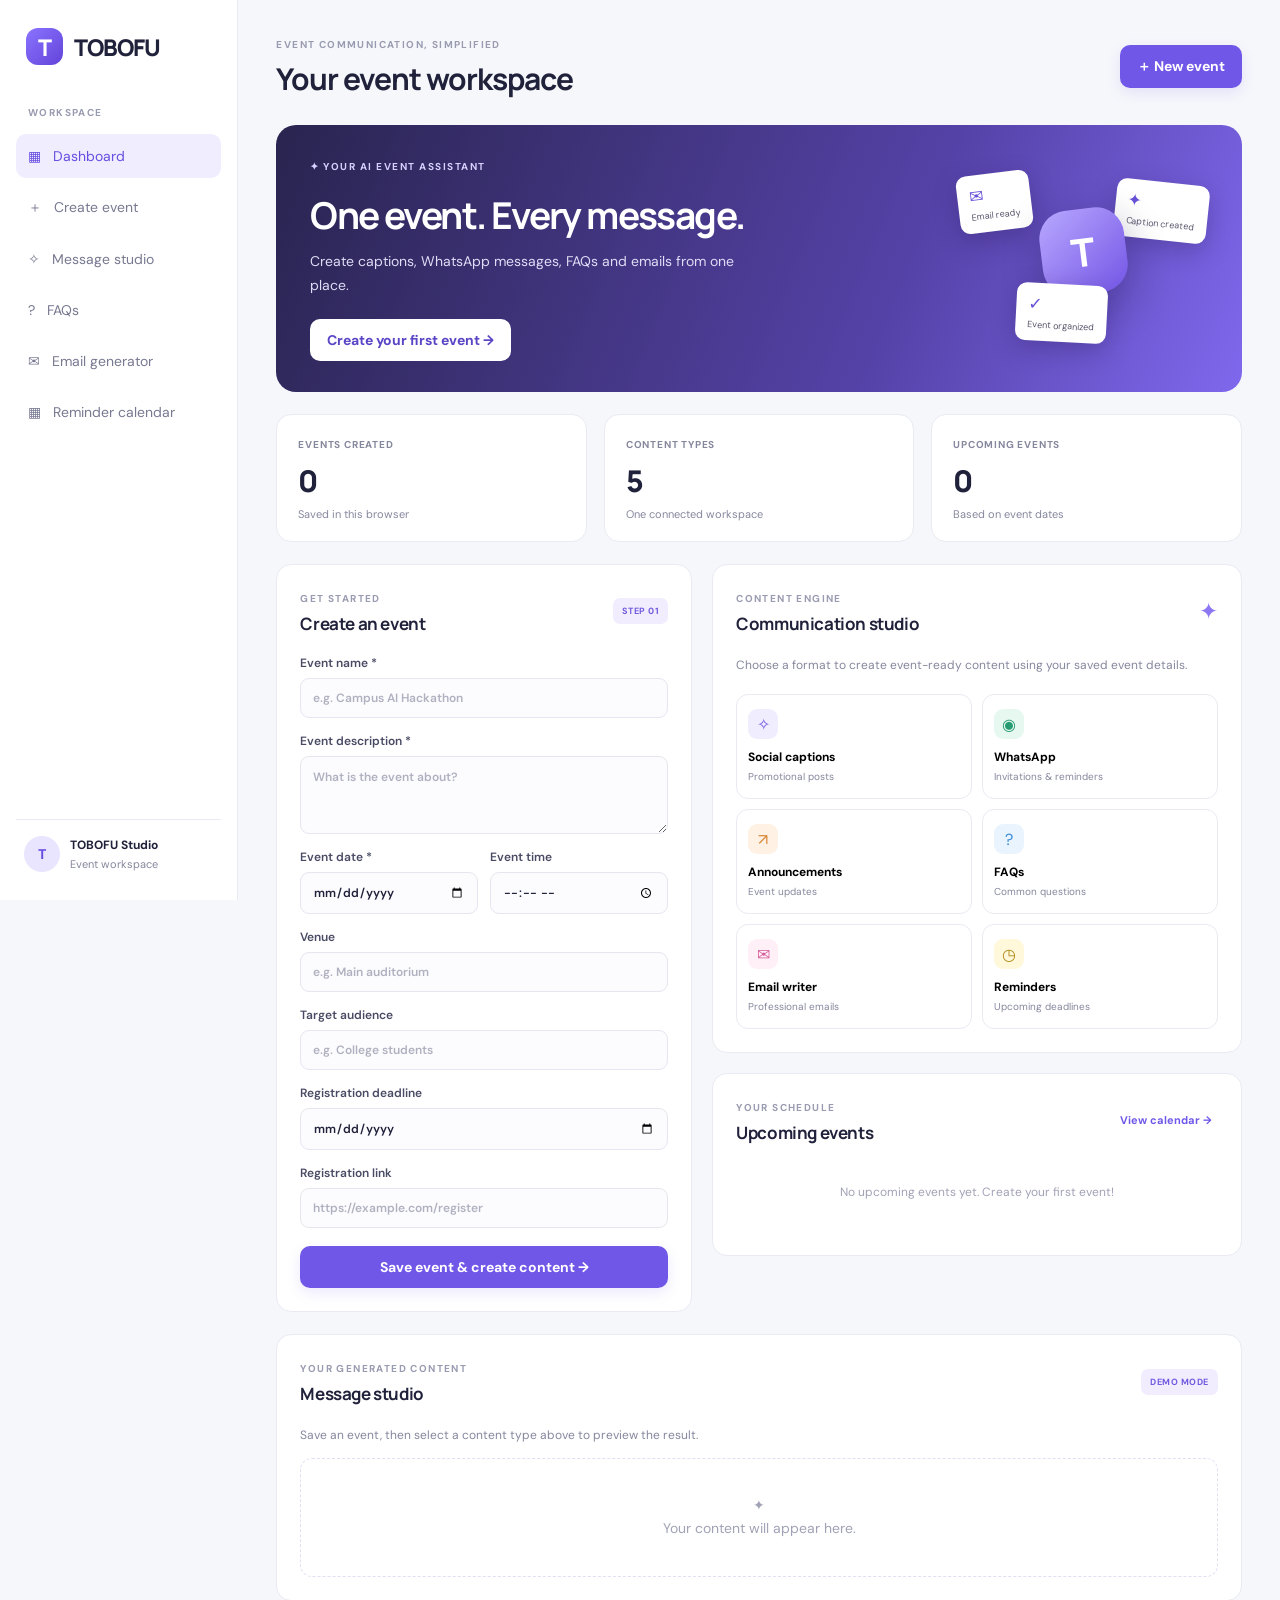
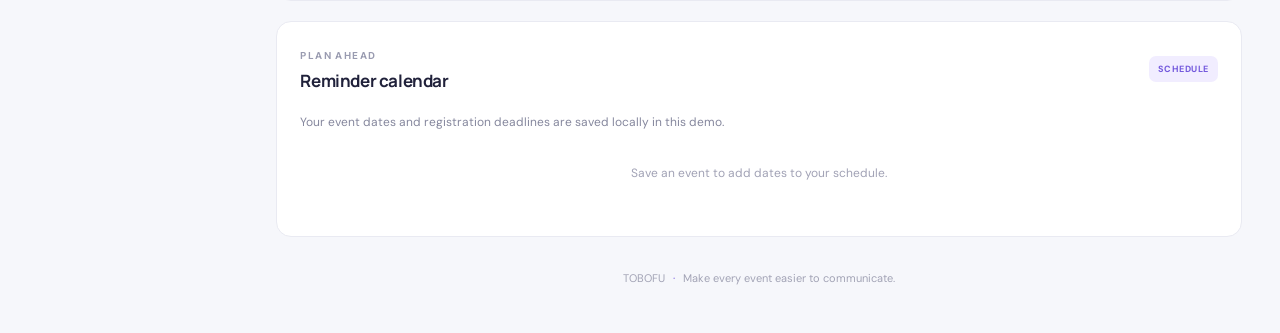
<file: index.html>
<!DOCTYPE html>
<html lang="en">
<head>
  <meta charset="UTF-8">
  <meta name="viewport" content="width=device-width, initial-scale=1.0">
  <title>TOBOFU | Event Communication Studio</title>
  <link rel="stylesheet" href="style.css">
</head>
<body>
  <aside class="sidebar">
    <a class="brand" href="#"><span class="brand-icon">T</span> TOBOFU</a>
    <p class="nav-label">WORKSPACE</p>
    <button class="nav active" data-page="dashboard">▦ &nbsp; Dashboard</button>
    <button class="nav" data-page="create">＋ &nbsp; Create event</button>
    <button class="nav" data-page="content">✧ &nbsp; Message studio</button>
    <button class="nav" data-page="faqs">? &nbsp; FAQs</button>
    <button class="nav" data-page="emails">✉ &nbsp; Email generator</button>
    <button class="nav" data-page="calendar">▦ &nbsp; Reminder calendar</button>
    <div class="sidebar-bottom">
      <div class="avatar">T</div>
      <div><strong>TOBOFU Studio</strong><small>Event workspace</small></div>
    </div>
  </aside>

  <main class="main">
    <header class="topbar">
      <div><span class="eyebrow">EVENT COMMUNICATION, SIMPLIFIED</span><h1 id="page-title">Your event workspace</h1></div>
      <button class="primary" id="new-event-btn">＋ New event</button>
    </header>

    <section class="hero">
      <div>
        <span class="hero-tag">✦ YOUR AI EVENT ASSISTANT</span>
        <h2>One event. Every message.</h2>
        <p>Create captions, WhatsApp messages, FAQs and emails from one place.</p>
        <button class="hero-button" id="hero-create">Create your first event →</button>
      </div>
      <div class="hero-art" aria-hidden="true">
        <div class="art-card art-one">✉ <span>Email ready</span></div>
        <div class="art-card art-two">✦ <span>Caption created</span></div>
        <div class="art-center">T</div>
        <div class="art-card art-three">✓ <span>Event organized</span></div>
      </div>
    </section>

    <section class="stats">
      <article class="stat-card"><span>EVENTS CREATED</span><strong id="event-count">0</strong><small>Saved in this browser</small></article>
      <article class="stat-card"><span>CONTENT TYPES</span><strong>5</strong><small>One connected workspace</small></article>
      <article class="stat-card"><span>UPCOMING EVENTS</span><strong id="upcoming-count">0</strong><small>Based on event dates</small></article>
    </section>

    <section class="workspace-grid">
      <article class="panel event-panel" id="event-panel">
        <div class="panel-heading"><div><span class="eyebrow">GET STARTED</span><h3>Create an event</h3></div><span class="step-pill">STEP 01</span></div>
        <form id="event-form">
          <label>Event name *<input id="event-name" required placeholder="e.g. Campus AI Hackathon"></label>
          <label>Event description *<textarea id="event-description" required rows="3" placeholder="What is the event about?"></textarea></label>
          <div class="two-col">
            <label>Event date *<input id="event-date" type="date" required></label>
            <label>Event time<input id="event-time" type="time"></label>
          </div>
          <label>Venue<input id="event-venue" placeholder="e.g. Main auditorium"></label>
          <label>Target audience<input id="event-audience" placeholder="e.g. College students"></label>
          <label>Registration deadline<input id="event-deadline" type="date"></label>
          <label>Registration link<input id="event-link" type="url" placeholder="https://example.com/register"></label>
          <button class="primary full" type="submit">Save event & create content →</button>
        </form>
      </article>

      <div class="right-column">
        <article class="panel">
          <div class="panel-heading"><div><span class="eyebrow">CONTENT ENGINE</span><h3>Communication studio</h3></div><span class="sparkle">✦</span></div>
          <p class="muted">Choose a format to create event-ready content using your saved event details.</p>
          <div class="tool-grid">
            <button class="tool" data-type="caption"><span class="tool-icon purple">✧</span><strong>Social captions</strong><small>Promotional posts</small></button>
            <button class="tool" data-type="whatsapp"><span class="tool-icon green">◉</span><strong>WhatsApp</strong><small>Invitations & reminders</small></button>
            <button class="tool" data-type="announcement"><span class="tool-icon orange">↗</span><strong>Announcements</strong><small>Event updates</small></button>
            <button class="tool" data-type="faq"><span class="tool-icon blue">?</span><strong>FAQs</strong><small>Common questions</small></button>
            <button class="tool" data-type="email"><span class="tool-icon pink">✉</span><strong>Email writer</strong><small>Professional emails</small></button>
            <button class="tool" data-type="reminder"><span class="tool-icon yellow">◷</span><strong>Reminders</strong><small>Upcoming deadlines</small></button>
          </div>
        </article>
        <article class="panel upcoming-panel">
          <div class="panel-heading"><div><span class="eyebrow">YOUR SCHEDULE</span><h3>Upcoming events</h3></div><button class="text-button" id="view-calendar">View calendar →</button></div>
          <div id="upcoming-list" class="upcoming-list"><p class="empty">Your saved events will appear here.</p></div>
        </article>
      </div>
    </section>

    <section class="panel results-panel" id="results-panel">
      <div class="panel-heading"><div><span class="eyebrow">YOUR GENERATED CONTENT</span><h3 id="result-title">Message studio</h3></div><span class="demo-tag">DEMO MODE</span></div>
      <p class="muted" id="result-description">Save an event, then select a content type above to preview the result.</p>
      <div id="results" class="results"><div class="empty large">✦<br> Your content will appear here.</div></div>
    </section>

    <section class="panel calendar-panel" id="calendar-panel">
      <div class="panel-heading"><div><span class="eyebrow">PLAN AHEAD</span><h3>Reminder calendar</h3></div><span class="step-pill">SCHEDULE</span></div>
      <p class="muted">Your event dates and registration deadlines are saved locally in this demo.</p>
      <div id="calendar-list" class="calendar-list"><p class="empty">Save an event to add dates to your schedule.</p></div>
    </section>

    <footer>TOBOFU <span>·</span> Make every event easier to communicate.</footer>
  </main>
  <div id="toast" class="toast" role="status"></div>
  <script src="script.js"></script>
</body>
</html>
</file>
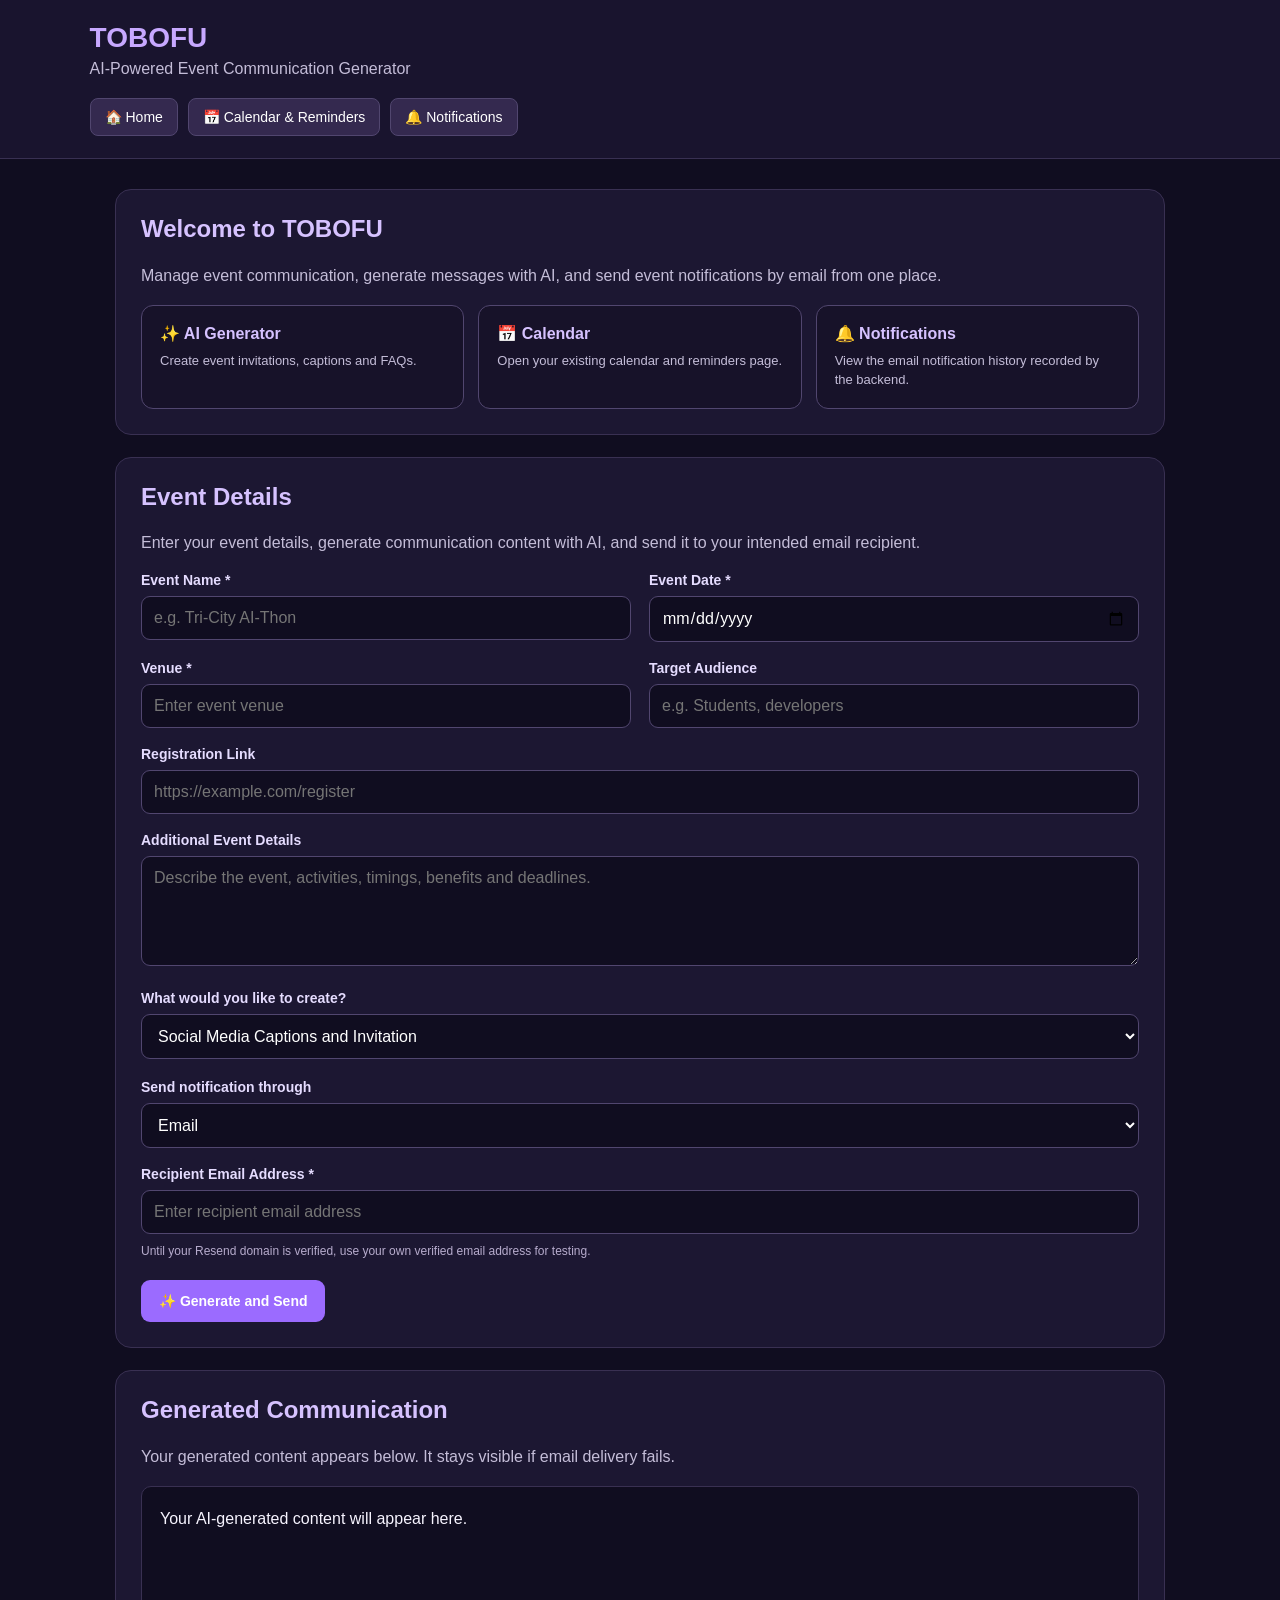
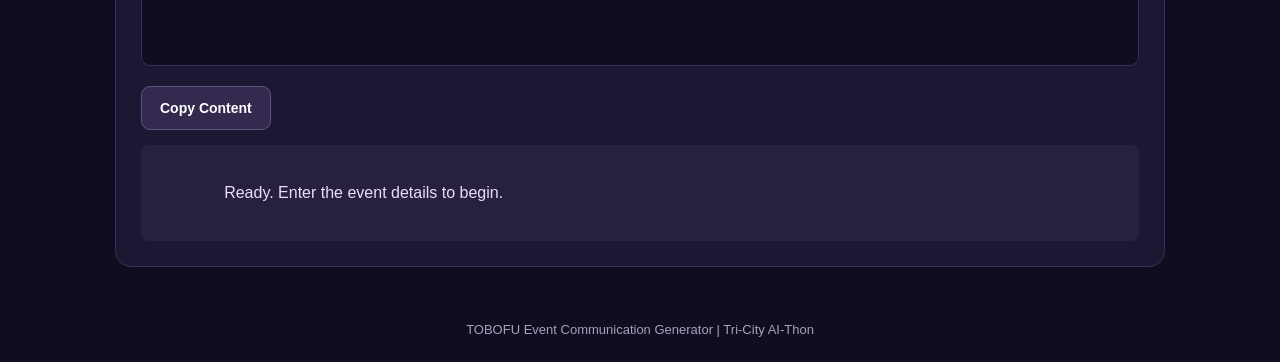
<file: templates/index.html>
<!DOCTYPE html>
<html lang="en">
<head>
    <meta charset="UTF-8">
    <meta name="viewport" content="width=device-width, initial-scale=1.0">
    <title>TOBOFU | Event Communication Generator</title>

    <style>
        * { box-sizing: border-box; }

        body {
            margin: 0;
            font-family: Arial, sans-serif;
            background: #100d20;
            color: #f7f4ff;
            min-height: 100vh;
        }

        header {
            padding: 22px 7%;
            background: #19142e;
            border-bottom: 1px solid #383052;
        }

        .header-top {
            display: flex;
            align-items: center;
            justify-content: space-between;
            flex-wrap: wrap;
            gap: 15px;
        }

        header h1 {
            margin: 0;
            color: #c7a8ff;
            font-size: 28px;
        }

        header p {
            margin: 6px 0 0;
            color: #c4bdd8;
        }

        nav {
            display: flex;
            gap: 10px;
            flex-wrap: wrap;
            margin-top: 20px;
        }

        nav a {
            color: white;
            text-decoration: none;
            background: #34294f;
            border: 1px solid #51466f;
            padding: 10px 14px;
            border-radius: 8px;
            font-size: 14px;
        }

        nav a:hover {
            background: #4a386e;
        }

        main {
            width: min(1050px, 92%);
            margin: 30px auto;
        }

        .card {
            background: #1c1732;
            border: 1px solid #393052;
            border-radius: 16px;
            padding: 25px;
            margin-bottom: 22px;
        }

        h2 {
            margin-top: 0;
            color: #d6c2ff;
        }

        .description {
            color: #c4bdd8;
            line-height: 1.6;
        }

        .form-grid {
            display: grid;
            grid-template-columns: repeat(2, minmax(0, 1fr));
            gap: 18px;
        }

        .field {
            display: flex;
            flex-direction: column;
            gap: 8px;
        }

        .full-width {
            grid-column: 1 / -1;
        }

        label {
            font-size: 14px;
            font-weight: bold;
            color: #e5dcff;
        }

        input, select, textarea {
            width: 100%;
            padding: 12px;
            border: 1px solid #51466f;
            border-radius: 9px;
            background: #100d20;
            color: #ffffff;
            font: inherit;
        }

        input:focus, select:focus, textarea:focus {
            outline: 2px solid #a879ff;
            border-color: #a879ff;
        }

        textarea {
            min-height: 110px;
            resize: vertical;
        }

        .hint {
            color: #b7accd;
            font-size: 12px;
            line-height: 1.5;
        }

        button {
            border: 0;
            border-radius: 9px;
            padding: 13px 18px;
            font-weight: bold;
            font-size: 14px;
            cursor: pointer;
            transition: 0.2s;
        }

        button:hover { opacity: 0.9; }

        button:disabled {
            opacity: 0.6;
            cursor: wait;
        }

        .primary {
            background: #9b6bff;
            color: #ffffff;
        }

        .secondary {
            background: #34294f;
            border: 1px solid #625080;
            color: #ffffff;
        }

        .button-row {
            display: flex;
            flex-wrap: wrap;
            gap: 10px;
            margin-top: 20px;
        }

        #aiResult {
            min-height: 180px;
            padding: 18px;
            background: #100d20;
            border: 1px solid #393052;
            border-radius: 10px;
            white-space: pre-wrap;
            overflow-wrap: anywhere;
            line-height: 1.7;
        }

        #statusMessage {
            margin-top: 15px;
            padding: 12px;
            border-radius: 8px;
            background: #28213d;
            color: #e7ddff;
            line-height: 1.5;
            white-space: pre-wrap;
        }

        .hidden { display: none !important; }

        .feature-grid {
            display: grid;
            grid-template-columns: repeat(3, minmax(0, 1fr));
            gap: 14px;
        }

        .feature-link {
            display: block;
            padding: 18px;
            border-radius: 12px;
            border: 1px solid #51466f;
            background: #171229;
            text-decoration: none;
            color: #f7f4ff;
        }

        .feature-link strong {
            display: block;
            color: #d6c2ff;
            margin-bottom: 8px;
        }

        .feature-link span {
            color: #c4bdd8;
            font-size: 13px;
            line-height: 1.5;
        }

        footer {
            text-align: center;
            padding: 25px;
            color: #a99fbe;
            font-size: 13px;
        }

        @media (max-width: 650px) {
            .form-grid, .feature-grid {
                grid-template-columns: 1fr;
            }

            .full-width { grid-column: auto; }

            .card { padding: 18px; }

            header h1 { font-size: 23px; }
        }
    </style>
</head>

<body>
    <header>
        <div class="header-top">
            <div>
                <h1>TOBOFU</h1>
                <p>AI-Powered Event Communication Generator</p>
            </div>
        </div>

        <nav aria-label="Main navigation">
            <a href="/">🏠 Home</a>
            <a href="/calendar">📅 Calendar &amp; Reminders</a>
            <a href="/notifications">🔔 Notifications</a>
        </nav>
    </header>

    <main>
        <section class="card">
            <h2>Welcome to TOBOFU</h2>
            <p class="description">
                Manage event communication, generate messages with AI,
                and send event notifications by email from one place.
            </p>

            <div class="feature-grid">
                <a class="feature-link" href="#eventForm">
                    <strong>✨ AI Generator</strong>
                    <span>Create event invitations, captions and FAQs.</span>
                </a>

                <a class="feature-link" href="/calendar">
                    <strong>📅 Calendar</strong>
                    <span>Open your existing calendar and reminders page.</span>
                </a>

                <a class="feature-link" href="/notifications">
                    <strong>🔔 Notifications</strong>
                    <span>View the email notification history recorded by the backend.</span>
                </a>
            </div>
        </section>

        <section class="card" id="eventFormSection">
            <h2>Event Details</h2>
            <p class="description">
                Enter your event details, generate communication content with AI,
                and send it to your intended email recipient.
            </p>

            <form id="eventForm">
                <div class="form-grid">
                    <div class="field">
                        <label for="eventName">Event Name *</label>
                        <input type="text" id="eventName"
                               placeholder="e.g. Tri-City AI-Thon" required>
                    </div>

                    <div class="field">
                        <label for="eventDate">Event Date *</label>
                        <input type="date" id="eventDate" required>
                    </div>

                    <div class="field">
                        <label for="venue">Venue *</label>
                        <input type="text" id="venue"
                               placeholder="Enter event venue" required>
                    </div>

                    <div class="field">
                        <label for="audience">Target Audience</label>
                        <input type="text" id="audience"
                               placeholder="e.g. Students, developers">
                    </div>

                    <div class="field full-width">
                        <label for="registration">Registration Link</label>
                        <input type="url" id="registration"
                               placeholder="https://example.com/register">
                    </div>

                    <div class="field full-width">
                        <label for="details">Additional Event Details</label>
                        <textarea id="details"
                            placeholder="Describe the event, activities, timings, benefits and deadlines."></textarea>
                    </div>
                </div>

                <div class="field" style="margin-top: 24px;">
                    <label for="generatorType">What would you like to create?</label>
                    <select id="generatorType">
                        <option value="captions">Social Media Captions and Invitation</option>
                        <option value="whatsapp">WhatsApp Announcement</option>
                        <option value="email">Professional Invitation Email</option>
                        <option value="faq">Frequently Asked Questions (FAQ)</option>
                    </select>
                </div>

                <div class="field" style="margin-top: 20px;">
                    <label for="deliveryChannel">Send notification through</label>
                    <select id="deliveryChannel">
                        <option value="email">Email</option>
                        <option value="whatsapp">WhatsApp (API setup required)</option>
                    </select>
                </div>

                <div id="emailRecipientGroup" class="field" style="margin-top: 18px;">
                    <label for="recipientEmail">Recipient Email Address *</label>
                    <input type="email" id="recipientEmail"
                           placeholder="Enter recipient email address">
                    <span class="hint">
                        Until your Resend domain is verified, use your own
                        verified email address for testing.
                    </span>
                </div>

                <div id="whatsappRecipientGroup"
                     class="field hidden" style="margin-top: 18px;">
                    <label for="recipientPhone">Recipient WhatsApp Number *</label>
                    <input type="tel" id="recipientPhone"
                           placeholder="e.g. +919876543210">
                    <span class="hint">
                        WhatsApp sending still requires official WhatsApp Business
                        Cloud API credentials and recipient consent.
                    </span>
                </div>

                <div class="button-row">
                    <button type="submit" class="primary" id="generateButton">
                        ✨ Generate and Send
                    </button>
                </div>
            </form>
        </section>

        <section class="card">
            <h2>Generated Communication</h2>
            <p class="description">
                Your generated content appears below. It stays visible if
                email delivery fails.
            </p>

            <div id="aiResult">Your AI-generated content will appear here.</div>

            <div class="button-row">
                <button type="button" class="secondary" id="copyButton">
                    Copy Content
                </button>
            </div>

            <div id="statusMessage" role="status" aria-live="polite">
                Ready. Enter the event details to begin.
            </div>
        </section>
    </main>

    <footer>
        TOBOFU Event Communication Generator | Tri-City AI-Thon
    </footer>

    <script>
        const eventForm = document.getElementById("eventForm");
        const generateButton = document.getElementById("generateButton");
        const copyButton = document.getElementById("copyButton");
        const aiResult = document.getElementById("aiResult");
        const statusMessage = document.getElementById("statusMessage");

        const deliveryChannel = document.getElementById("deliveryChannel");
        const emailRecipientGroup = document.getElementById("emailRecipientGroup");
        const whatsappRecipientGroup = document.getElementById("whatsappRecipientGroup");
        const recipientEmail = document.getElementById("recipientEmail");
        const recipientPhone = document.getElementById("recipientPhone");

        let generatedContent = "";

        function updateDeliveryFields() {
            const isEmail = deliveryChannel.value === "email";

            emailRecipientGroup.classList.toggle("hidden", !isEmail);
            whatsappRecipientGroup.classList.toggle("hidden", isEmail);

            recipientEmail.required = isEmail;
            recipientPhone.required = !isEmail;
        }

        deliveryChannel.addEventListener("change", updateDeliveryFields);
        updateDeliveryFields();

        function getEventDetails() {
            return {
                eventName: document.getElementById("eventName").value.trim(),
                eventDate: document.getElementById("eventDate").value,
                venue: document.getElementById("venue").value.trim(),
                audience: document.getElementById("audience").value.trim(),
                registration: document.getElementById("registration").value.trim(),
                details: document.getElementById("details").value.trim()
            };
        }

        async function readResponse(response) {
            let data;

            try {
                data = await response.json();
            } catch {
                throw new Error("The server returned an invalid response.");
            }

            if (!response.ok) {
                throw new Error(data.error || data.message || "The request failed.");
            }

            return data;
        }

        eventForm.addEventListener("submit", async function (event) {
            event.preventDefault();

            const eventDetails = getEventDetails();
            const channel = deliveryChannel.value;
            let type = document.getElementById("generatorType").value;

            if (!eventDetails.eventName ||
                !eventDetails.eventDate ||
                !eventDetails.venue) {
                statusMessage.textContent =
                    "Please fill in the event name, date and venue.";
                return;
            }

            if (channel === "email" && !recipientEmail.value.trim()) {
                statusMessage.textContent =
                    "Please enter the recipient email address.";
                recipientEmail.focus();
                return;
            }

            if (channel === "whatsapp") {
                statusMessage.textContent =
                    "WhatsApp sending is not connected yet. Your phone number has not been sent. " +
                    "We need to configure the official WhatsApp Business Cloud API first.";
                return;
            }

            // The current backend accepts captions, whatsapp, email and faq.
            if (type === "whatsapp") {
                type = "captions";
            }

            generateButton.disabled = true;
            copyButton.disabled = true;
            generateButton.textContent = "Generating and sending...";
            aiResult.textContent = "Please wait while AI creates your content...";
            statusMessage.textContent = "Step 1 of 2: Generating content with AI...";

            try {
                const generateResponse = await fetch("/generate", {
                    method: "POST",
                    headers: { "Content-Type": "application/json" },
                    body: JSON.stringify({
                        ...eventDetails,
                        type: type
                    })
                });

                const generatedData = await readResponse(generateResponse);

                generatedContent =
                    generatedData.result || generatedData.content || "";

                if (!generatedContent.trim()) {
                    throw new Error("AI did not return any content.");
                }

                aiResult.textContent = generatedContent;
                copyButton.disabled = false;

                statusMessage.textContent =
                    "Content generated. Step 2 of 2: Sending email...";

                const emailResponse = await fetch("/send-email", {
                    method: "POST",
                    headers: { "Content-Type": "application/json" },
                    body: JSON.stringify({
                        email: recipientEmail.value.trim(),
                        subject: "TOBOFU Event Notification: " + eventDetails.eventName,
                        content: generatedContent
                    })
                });

                const emailData = await readResponse(emailResponse);

                statusMessage.textContent =
                    "Content generated successfully. " +
                    (emailData.message ||
                     "Email request submitted. Check your inbox and Resend dashboard.");
            } catch (error) {
                statusMessage.textContent =
                    "Notice: " + error.message +
                    "\n\nIf the content was generated, it remains visible above. " +
                    "Check the Flask terminal for details.";
            } finally {
                generateButton.disabled = false;
                copyButton.disabled = false;
                generateButton.textContent = "✨ Generate and Send";
            }
        });

        copyButton.addEventListener("click", async function () {
            const content = generatedContent.trim();

            if (!content) {
                statusMessage.textContent =
                    "Generate some content before copying.";
                return;
            }

            try {
                await navigator.clipboard.writeText(content);
                statusMessage.textContent =
                    "Generated content copied to clipboard.";
            } catch {
                statusMessage.textContent =
                    "Copy was blocked by the browser. Select the content and press Ctrl+C.";
            }
        });
    </script>
</body>
</html>
</file>
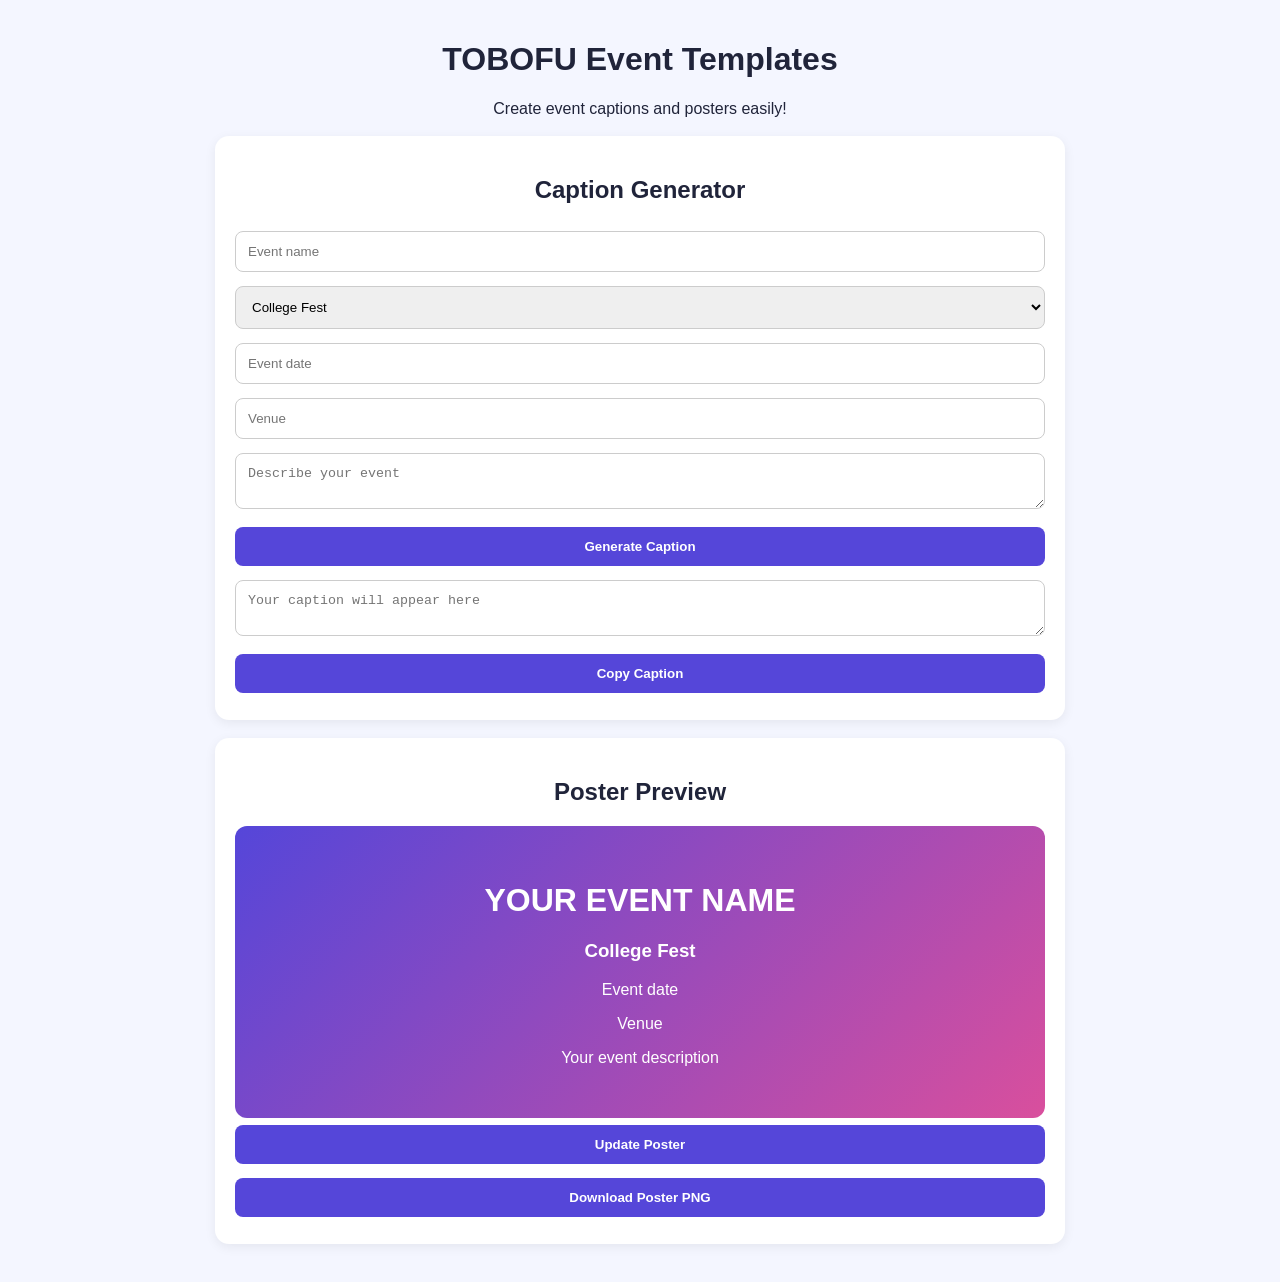
<file: event_templates.html>
<!DOCTYPE html>
<html lang="en">
<head>
<meta charset="UTF-8">
<meta name="viewport" content="width=device-width, initial-scale=1.0">
<title>TOBOFU Event Templates</title>
<style>
body {
  font-family: Arial, sans-serif;
  background: #f4f6ff;
  margin: 0;
  padding: 20px;
  color: #20243a;
}
h1, h2 { text-align: center; }
.container {
  max-width: 850px;
  margin: auto;
}
.card {
  background: white;
  padding: 20px;
  margin: 18px 0;
  border-radius: 14px;
  box-shadow: 0 3px 12px #0001;
}
input, textarea, select, button {
  width: 100%;
  box-sizing: border-box;
  padding: 12px;
  margin: 7px 0;
  border-radius: 8px;
  border: 1px solid #ccc;
}
button {
  background: #5546d9;
  color: white;
  border: 0;
  cursor: pointer;
  font-weight: bold;
}
#poster {
  background: linear-gradient(135deg, #5546d9, #d94f9d);
  color: white;
  text-align: center;
  padding: 35px 15px;
  border-radius: 12px;
  overflow-wrap: anywhere;
}
</style>
</head>
<body>
<div class="container">
<h1>TOBOFU Event Templates</h1>
<p style="text-align:center">Create event captions and posters easily!</p>

<div class="card">
<h2>Caption Generator</h2>
<input id="eventName" placeholder="Event name">
<select id="eventType">
<option>College Fest</option>
<option>Hackathon</option>
<option>Workshop</option>
<option>Seminar</option>
<option>Cultural Event</option>
</select>
<input id="eventDate" placeholder="Event date">
<input id="eventVenue" placeholder="Venue">
<textarea id="eventDetails" placeholder="Describe your event"></textarea>
<button onclick="makeCaption()">Generate Caption</button>
<textarea id="caption" placeholder="Your caption will appear here"></textarea>
<button onclick="copyCaption()">Copy Caption</button>
</div>

<div class="card">
<h2>Poster Preview</h2>
<div id="poster">
<h1 id="pName">YOUR EVENT NAME</h1>
<h3 id="pType">College Fest</h3>
<p id="pDate">Event date</p>
<p id="pVenue">Venue</p>
<p id="pDetails">Your event description</p>
</div>
<button onclick="updatePoster()">Update Poster</button>
<button onclick="downloadPoster()">Download Poster PNG</button>
</div>
</div>

<script>
function makeCaption() {
  const name = document.getElementById('eventName').value || 'Our Event';
  const type = document.getElementById('eventType').value;
  const date = document.getElementById('eventDate').value || 'coming soon';
  const venue = document.getElementById('eventVenue').value || 'venue to be announced';
  const details = document.getElementById('eventDetails').value;
  document.getElementById('caption').value =
    `🎉 Join us for ${name}!\\nCategory: ${type}\\n📅 Date: ${date}\\n📍 Venue: ${venue}\\n${details}\\nDon't miss it! #Event #TOBOFU`;
  updatePoster();
}
function copyCaption() {
  const box = document.getElementById('caption');
  if (!box.value) {
    alert('Please generate a caption first.');
    return;
  }
  navigator.clipboard.writeText(box.value)
    .then(() => alert('Caption copied!'))
    .catch(() => alert('Please select and copy the caption manually.'));
}
function updatePoster() {
  document.getElementById('pName').textContent =
    document.getElementById('eventName').value || 'YOUR EVENT NAME';
  document.getElementById('pType').textContent =
    document.getElementById('eventType').value;
  document.getElementById('pDate').textContent =
    document.getElementById('eventDate').value || 'Event date';
  document.getElementById('pVenue').textContent =
    document.getElementById('eventVenue').value || 'Venue';
  document.getElementById('pDetails').textContent =
    document.getElementById('eventDetails').value || 'Your event description';
}
function downloadPoster() {
  alert('Poster download feature needs an HTML-to-image library. We can add it in the next step.');
}
</script>
</body>
</html>
</file>
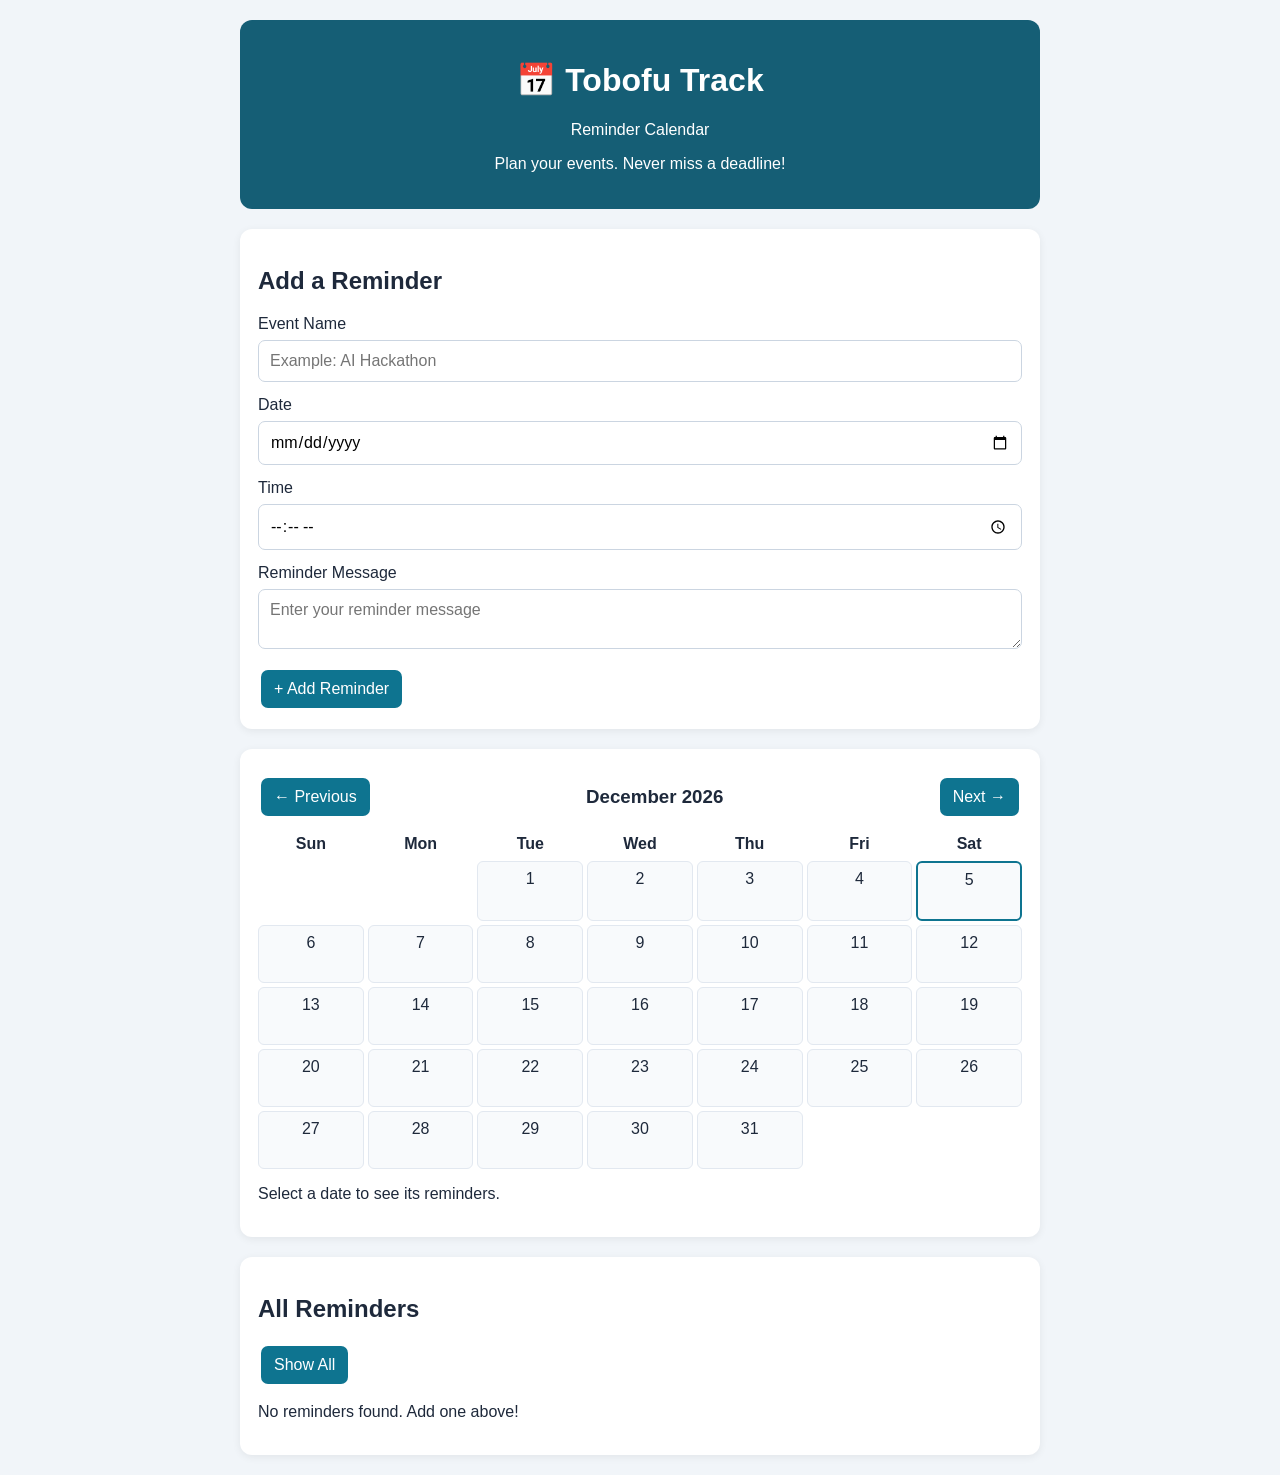
<file: reminder-calendar.html>
<!DOCTYPE html>
<html lang="en">
<head>
<meta charset="UTF-8">
<meta name="viewport" content="width=device-width, initial-scale=1.0">
<title>Tobofu Track - Reminder Calendar</title>

<style>
body {
  font-family: Arial, sans-serif;
  background: #f1f5f9;
  color: #1e293b;
  margin: 0;
  padding: 20px;
}

.container {
  max-width: 800px;
  margin: auto;
}

header {
  background: #155e75;
  color: white;
  padding: 20px;
  border-radius: 12px;
  text-align: center;
}

.card {
  background: white;
  padding: 18px;
  margin-top: 20px;
  border-radius: 12px;
  box-shadow: 0 2px 8px #0001;
}

input, textarea, button {
  font: inherit;
  box-sizing: border-box;
}

input, textarea {
  width: 100%;
  padding: 11px;
  margin: 7px 0 14px;
  border: 1px solid #cbd5e1;
  border-radius: 7px;
}

button {
  padding: 10px 13px;
  background: #0e7490;
  color: white;
  border: 0;
  border-radius: 7px;
  cursor: pointer;
  margin: 3px;
}

.days {
  display: grid;
  grid-template-columns: repeat(7, minmax(0, 1fr));
  gap: 4px;
}

.day, .weekday {
  text-align: center;
  padding: 8px 2px;
}

.day {
  background: #f8fafc;
  border: 1px solid #e2e8f0;
  border-radius: 6px;
  min-height: 40px;
  cursor: pointer;
  overflow-wrap: anywhere;
}

.day.today {
  border: 2px solid #0e7490;
}

.day.selected {
  background: #cffafe;
}

.dot {
  display: block;
  color: #0e7490;
  font-size: 11px;
}

.reminder {
  background: #ecfeff;
  border-left: 4px solid #0e7490;
  padding: 12px;
  margin-top: 10px;
  border-radius: 6px;
  overflow-wrap: anywhere;
}

.done {
  opacity: 0.6;
}

.done strong {
  text-decoration: line-through;
}

.delete {
  background: #b91c1c;
}

.complete {
  background: #15803d;
}

@media (max-width: 420px) {
  body { padding: 10px; }
  .card { padding: 10px; }
  .day, .weekday { font-size: 12px; }
}
</style>
</head>

<body>
<div class="container">

<header>
  <h1>📅 Tobofu Track</h1>
  <p>Reminder Calendar</p>
  <p>Plan your events. Never miss a deadline!</p>
</header>

<section class="card">
  <h2>Add a Reminder</h2>

  <form id="form">
    <label for="title">Event Name</label>
    <input id="title" required maxlength="100"
      placeholder="Example: AI Hackathon">

    <label for="date">Date</label>
    <input id="date" type="date" required>

    <label for="time">Time</label>
    <input id="time" type="time" required>

    <label for="message">Reminder Message</label>
    <textarea id="message" maxlength="500"
      placeholder="Enter your reminder message"></textarea>

    <button type="submit">+ Add Reminder</button>
  </form>
</section>

<section class="card">
  <div style="display:flex;justify-content:space-between;align-items:center;gap:5px">
    <button id="prev" type="button">← Previous</button>
    <h3 id="month"></h3>
    <button id="next" type="button">Next →</button>
  </div>

  <div class="days" id="weekdays"></div>
  <div class="days" id="calendar"></div>
  <p>Select a date to see its reminders.</p>
</section>

<section class="card">
  <h2 id="listTitle">All Reminders</h2>
  <button id="all" type="button">Show All</button>
  <div id="list"></div>
</section>

</div>

<script>
const $ = id => document.getElementById(id);
const KEY = "tobofu_calendar_reminders";

let reminders = [];
try {
  const saved = JSON.parse(localStorage.getItem(KEY) || "[]");
  if (Array.isArray(saved)) reminders = saved;
} catch (e) {
  reminders = [];
}

let view = new Date();
let selected = "";

function key(y, m, d) {
  return y + "-" + String(m + 1).padStart(2, "0") +
    "-" + String(d).padStart(2, "0");
}

function safe(value) {
  return String(value).replace(/[&<>"']/g, c => ({
    "&": "&amp;", "<": "&lt;", ">": "&gt;",
    '"': "&quot;", "'": "&#39;"
  })[c]);
}

function save() {
  try {
    localStorage.setItem(KEY, JSON.stringify(reminders));
  } catch (e) {
    alert("Unable to save reminders in this browser.");
  }
}

function drawCalendar() {
  const y = view.getFullYear();
  const m = view.getMonth();

  $("month").textContent = view.toLocaleDateString("en-IN", {
    month: "long", year: "numeric"
  });

  $("weekdays").innerHTML =
    ["Sun", "Mon", "Tue", "Wed", "Thu", "Fri", "Sat"]
    .map(d => `<div class="weekday"><b>${d}</b></div>`)
    .join("");

  const offset = new Date(y, m, 1).getDay();
  const total = new Date(y, m + 1, 0).getDate();

  const now = new Date();
  const today = key(now.getFullYear(), now.getMonth(), now.getDate());

  let html = "";

  for (let i = 0; i < offset; i++) {
    html += "<div></div>";
  }

  for (let d = 1; d <= total; d++) {
    const date = key(y, m, d);
    const count = reminders.filter(r => r.date === date).length;

    const cls = [
      "day",
      date === today ? "today" : "",
      date === selected ? "selected" : ""
    ].filter(Boolean).join(" ");

    html += `<div class="${cls}" data-date="${date}">
      ${d}
      ${count ? `<span class="dot">${count} reminder(s)</span>` : ""}
    </div>`;
  }

  $("calendar").innerHTML = html;

  document.querySelectorAll("[data-date]").forEach(cell => {
    cell.addEventListener("click", () => {
      selected = cell.dataset.date;
      $("date").value = selected;
      drawCalendar();
      drawList();
    });
  });
}

function drawList() {
  const items = reminders
    .filter(r => !selected || r.date === selected)
    .sort((a, b) => (a.date + a.time).localeCompare(b.date + b.time));

  $("listTitle").textContent =
    selected ? "Reminders for " + selected : "All Reminders";

  if (!items.length) {
    $("list").innerHTML = "<p>No reminders found. Add one above!</p>";
    return;
  }

  $("list").innerHTML = items.map(r => `
    <div class="reminder ${r.done ? "done" : ""}">
      <strong>${safe(r.title)}</strong>
      <p>📅 ${safe(r.date)} | ⏰ ${safe(r.time)}</p>
      ${r.message ? `<p>${safe(r.message)}</p>` : ""}
      <button class="complete" data-action="toggle"
        data-id="${safe(r.id)}">
        ${r.done ? "Undo" : "Mark Complete"}
      </button>
      <button class="delete" data-action="delete"
        data-id="${safe(r.id)}">Delete</button>
    </div>
  `).join("");

  $("list").querySelectorAll("button").forEach(btn => {
    btn.addEventListener("click", () => {
      const id = btn.dataset.id;

      if (btn.dataset.action === "toggle") {
        reminders = reminders.map(r =>
          r.id === id ? {...r, done: !r.done} : r
        );
      } else {
        reminders = reminders.filter(r => r.id !== id);
      }

      save();
      drawCalendar();
      drawList();
    });
  });
}

$("form").addEventListener("submit", e => {
  e.preventDefault();

  const title = $("title").value.trim();
  const date = $("date").value;
  const time = $("time").value;

  if (!title || !date || !time) {
    alert("Please enter the event name, date and time.");
    return;
  }

  reminders.push({
    id: Date.now().toString() + Math.random().toString(36).slice(2),
    title,
    date,
    time,
    message: $("message").value.trim(),
    done: false
  });

  save();
  selected = date;
  view = new Date(date + "T12:00:00");
  $("form").reset();
  $("date").value = date;

  drawCalendar();
  drawList();
  alert("Reminder added successfully!");
});

$("prev").addEventListener("click", () => {
  view.setDate(1);
  view.setMonth(view.getMonth() - 1);
  drawCalendar();
});

$("next").addEventListener("click", () => {
  view.setDate(1);
  view.setMonth(view.getMonth() + 1);
  drawCalendar();
});

$("all").addEventListener("click", () => {
  selected = "";
  drawCalendar();
  drawList();
});

drawCalendar();
drawList();
</script>
</body>
</html>
</file>
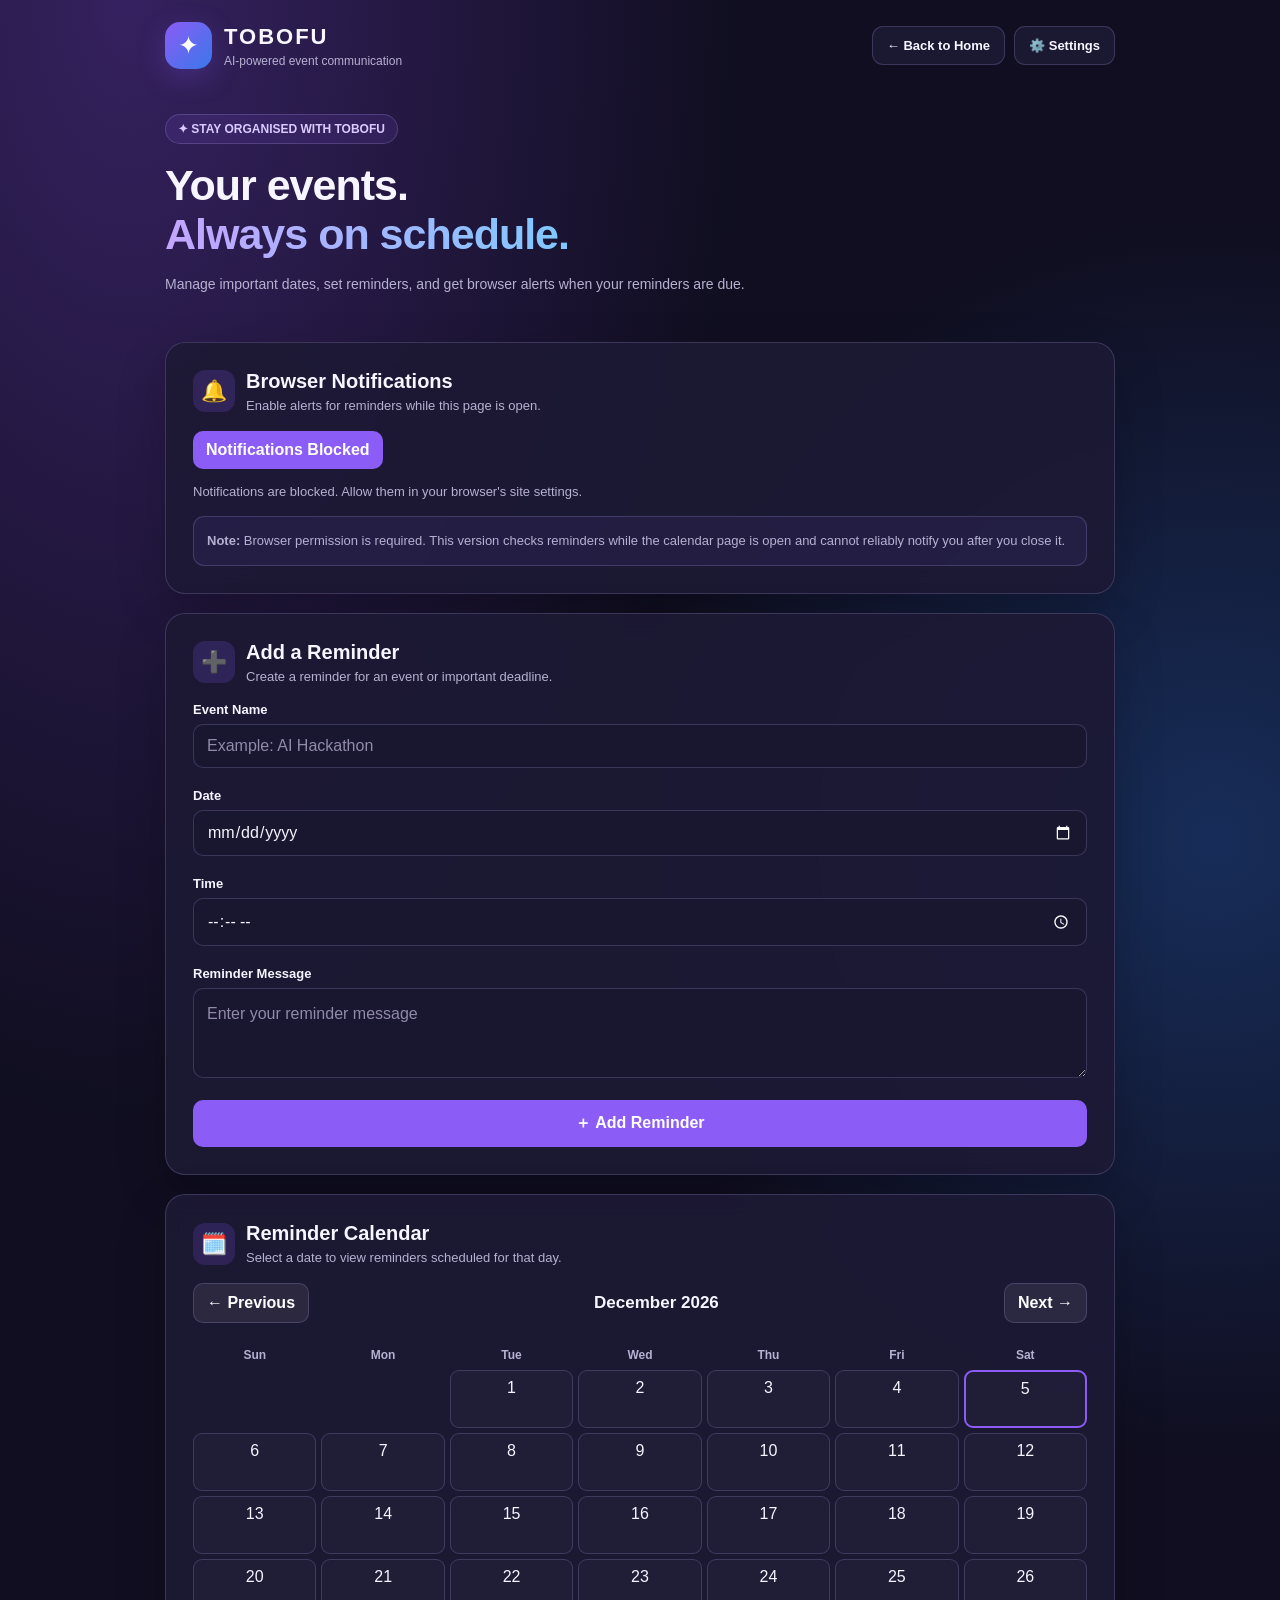
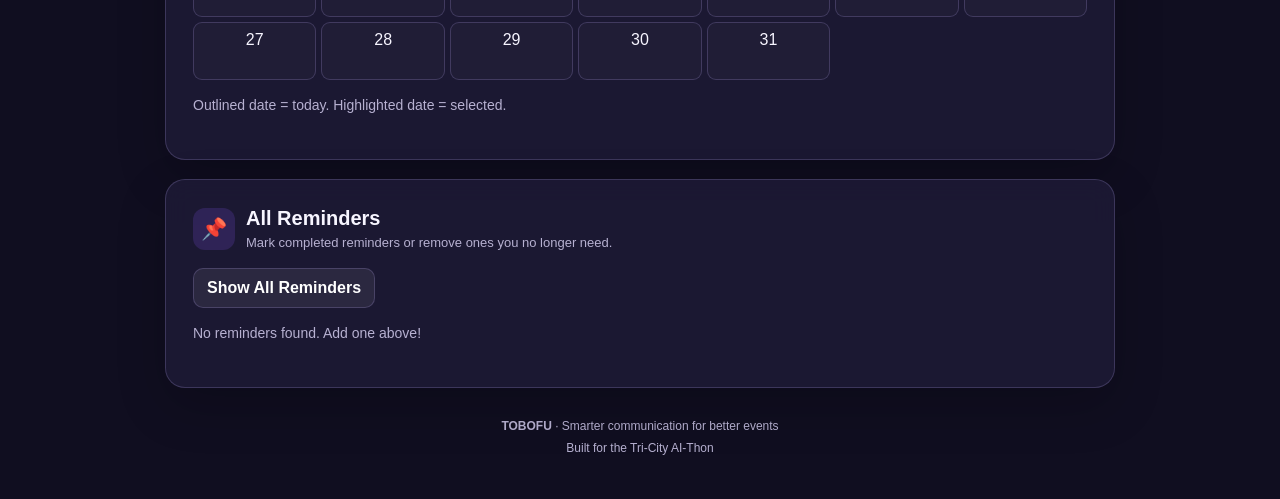
<file: templates/reminder-calendar.html>
<!DOCTYPE html>
<html lang="en">
<head>
<meta charset="UTF-8">
<meta name="viewport" content="width=device-width, initial-scale=1.0">
<meta name="theme-color" content="#17132f">
<title>TOBOFU | Reminder Calendar</title>

<style>
:root {
  --accent: #8b5cf6;
  --accent-dark: #6d3ee8;
  --bg: #100e20;
  --panel: rgba(29,25,53,.92);
  --field: #191630;
  --text: #f7f5ff;
  --muted: #b7b1d1;
  --border: rgba(193,178,255,.2);
  --shadow: 0 18px 50px rgba(0,0,0,.2);
}

* { box-sizing: border-box; }

body {
  margin: 0;
  padding: 22px 15px 40px;
  min-height: 100vh;
  font-family: Inter, "Segoe UI", Arial, sans-serif;
  color: var(--text);
  background:
    radial-gradient(ellipse at 10% 0%, #35215f 0%, transparent 38%),
    radial-gradient(ellipse at 95% 40%, #172d59 0%, transparent 35%),
    var(--bg);
}

button, input, textarea { font: inherit; }

.page { max-width: 950px; margin: auto; }

.topbar {
  display: flex;
  justify-content: space-between;
  align-items: center;
  gap: 14px;
  flex-wrap: wrap;
  margin-bottom: 27px;
}

.brand { display: flex; align-items: center; gap: 12px; }

.logo {
  width: 47px;
  height: 47px;
  display: grid;
  place-items: center;
  border-radius: 15px;
  background: linear-gradient(135deg, var(--accent), #3978e9);
  color: white;
  font-size: 25px;
  box-shadow: 0 8px 28px rgba(139,92,246,.25);
}

.brand-name { font-size: 22px; font-weight: 850; letter-spacing: 2px; }
.brand-tagline { color: var(--muted); font-size: 12px; margin-top: 4px; }

.top-actions { display: flex; flex-wrap: wrap; gap: 9px; }

.nav-link, .settings-button {
  display: inline-block;
  padding: 11px 14px;
  color: var(--text);
  background: var(--panel);
  border: 1px solid var(--border);
  border-radius: 11px;
  text-decoration: none;
  font-size: 13px;
  font-weight: 700;
  cursor: pointer;
}

.nav-link:hover, .settings-button:hover { border-color: var(--accent); }

.hero { padding: 18px 0 12px; }

.eyebrow {
  display: inline-block;
  padding: 7px 12px;
  border: 1px solid var(--border);
  border-radius: 25px;
  color: #d9caff;
  background: rgba(139,92,246,.12);
  font-size: 12px;
  font-weight: 700;
}

h1 {
  margin: 17px 0 10px;
  font-size: clamp(30px, 5vw, 43px);
  letter-spacing: -1px;
}

.gradient-text {
  color: #c5a8ff;
  background: linear-gradient(90deg, #c4a5ff, #80c8ff);
  -webkit-background-clip: text;
  background-clip: text;
  -webkit-text-fill-color: transparent;
}

.description, .muted {
  color: var(--muted);
  line-height: 1.7;
  font-size: 14px;
}

.card {
  margin-top: 19px;
  padding: clamp(17px, 4vw, 27px);
  border: 1px solid var(--border);
  border-radius: 20px;
  background: var(--panel);
  box-shadow: var(--shadow);
  backdrop-filter: blur(12px);
}

.card h2 { margin-top: 0; font-size: 20px; }

.heading {
  display: flex;
  align-items: center;
  gap: 11px;
  margin-bottom: 18px;
}

.heading-icon {
  width: 42px;
  height: 42px;
  display: grid;
  place-items: center;
  border-radius: 12px;
  background: rgba(139,92,246,.18);
  font-size: 21px;
  flex-shrink: 0;
}

.heading h2 { margin: 0; }
.heading p { margin: 5px 0 0; color: var(--muted); font-size: 13px; }

label { display: block; margin: 15px 0 7px; font-weight: 700; font-size: 13px; }

input, textarea {
  width: 100%;
  padding: 12px 13px;
  margin-bottom: 5px;
  border: 1px solid var(--border);
  border-radius: 10px;
  background: var(--field);
  color: var(--text);
  outline: none;
}

input:focus, textarea:focus {
  border-color: var(--accent);
  box-shadow: 0 0 0 3px rgba(139,92,246,.15);
}

input::placeholder, textarea::placeholder { color: #918aa9; }
input[type="date"], input[type="time"] { color-scheme: dark; }

textarea { min-height: 90px; resize: vertical; line-height: 1.6; }

button {
  padding: 10px 13px;
  border: 0;
  border-radius: 10px;
  background: linear-gradient(100deg, var(--accent-dark), var(--accent));
  color: white;
  font-weight: 700;
  cursor: pointer;
  transition: filter .2s, transform .2s;
}

button:hover { filter: brightness(1.12); }
button:active { transform: scale(.98); }
button:disabled { opacity: .6; cursor: not-allowed; }

.button-wide { width: 100%; margin-top: 13px; padding: 13px; }
.button-secondary { background: rgba(255,255,255,.07); border: 1px solid var(--border); }
.delete { background: #b91c1c; }
.complete { background: #087f5b; }

.status {
  color: var(--muted);
  font-size: 13px;
  line-height: 1.6;
  overflow-wrap: anywhere;
}

.notice {
  padding: 13px;
  border-radius: 11px;
  border: 1px solid var(--border);
  background: rgba(139,92,246,.08);
  color: var(--muted);
  font-size: 13px;
  line-height: 1.7;
  overflow-wrap: anywhere;
}

.settings-panel {
  padding: 18px;
  margin-bottom: 18px;
  border: 1px solid var(--border);
  border-radius: 16px;
  background: var(--panel);
}

.settings-grid {
  display: grid;
  grid-template-columns: 1fr 1fr;
  gap: 12px;
}

input[type="color"] { height: 43px; padding: 4px; cursor: pointer; }

.calendar-nav {
  display: grid;
  grid-template-columns: auto 1fr auto;
  align-items: center;
  gap: 10px;
  margin-bottom: 17px;
}

.calendar-nav h3 { text-align: center; margin: 0; font-size: 17px; }

.days {
  display: grid;
  grid-template-columns: repeat(7, minmax(0, 1fr));
  gap: 5px;
}

.weekday { text-align: center; padding: 8px 1px; color: var(--muted); font-size: 12px; }

.day {
  min-width: 0;
  min-height: 58px;
  padding: 8px 2px;
  text-align: center;
  overflow-wrap: anywhere;
  border: 1px solid var(--border);
  border-radius: 9px;
  background: rgba(255,255,255,.025);
  cursor: pointer;
  color: var(--text);
}

.day:hover { border-color: var(--accent); }
.day.today { border: 2px solid var(--accent); }
.day.selected { background: rgba(139,92,246,.24); }
.day.empty { border-color: transparent; background: transparent; cursor: default; }

.dot { display: block; margin-top: 5px; color: #c4a5ff; font-size: 10px; }

.reminder {
  padding: 14px;
  margin-top: 12px;
  border: 1px solid var(--border);
  border-left: 4px solid var(--accent);
  border-radius: 12px;
  background: rgba(139,92,246,.07);
  overflow-wrap: anywhere;
}

.reminder strong { font-size: 15px; }
.reminder p { color: var(--muted); font-size: 13px; line-height: 1.6; }

.done { opacity: .6; }
.done strong { text-decoration: line-through; }

.reminder button { margin: 4px 5px 0 0; font-size: 12px; }

.hidden { display: none !important; }

.footer { text-align: center; margin-top: 28px; color: var(--muted); font-size: 12px; line-height: 1.8; }

body.light {
  --bg: #f3f4fb;
  --panel: rgba(255,255,255,.94);
  --field: #fff;
  --text: #25203b;
  --muted: #68647c;
  --border: rgba(80,65,125,.17);
  --shadow: 0 18px 45px rgba(48,37,91,.08);
  background:
    radial-gradient(ellipse at 10% 0%, #e2d7ff 0%, transparent 38%),
    radial-gradient(ellipse at 95% 40%, #dbeafe 0%, transparent 35%),
    var(--bg);
}

body.light .eyebrow { color: #5e36a8; }
body.light input[type="date"], body.light input[type="time"] { color-scheme: light; }

@media (max-width: 560px) {
  body { padding: 14px 10px 28px; }
  .topbar { align-items: flex-start; }
  .top-actions { width: 100%; }
  .nav-link, .settings-button { flex: 1; text-align: center; }
  .settings-grid { grid-template-columns: 1fr; }
  .day { min-height: 45px; font-size: 12px; }
  .weekday { font-size: 11px; }
  .calendar-nav { gap: 5px; }
  .calendar-nav button { padding: 9px 7px; font-size: 12px; }
}
</style>
</head>

<body>
<div class="page">

<header class="topbar">
  <div class="brand">
    <div class="logo" aria-label="TOBOFU logo">✦</div>
    <div>
      <div class="brand-name">TOBOFU</div>
      <div class="brand-tagline">AI-powered event communication</div>
    </div>
  </div>
  <div class="top-actions">
    <a class="nav-link" href="/">← Back to Home</a>
    <button class="settings-button" id="settingsToggle" type="button"
      aria-expanded="false" aria-controls="settingsPanel">⚙️ Settings</button>
  </div>
</header>

<section id="settingsPanel" class="settings-panel hidden">
  <h2>⚙️ Personalise your workspace</h2>
  <p class="muted">Your theme and accent colour are saved in this browser.</p>
  <div class="settings-grid">
    <div>
      <label for="themeChoice">Appearance</label>
      <select id="themeChoice">
        <option value="dark">Midnight Dark</option>
        <option value="light">Light & Clean</option>
      </select>
    </div>
    <div>
      <label for="accentChoice">Accent colour</label>
      <input type="color" id="accentChoice" value="#8b5cf6">
    </div>
  </div>
  <button class="button-secondary button-wide" id="resetSettings" type="button">Reset Appearance</button>
</section>

<section class="hero">
  <span class="eyebrow">✦ STAY ORGANISED WITH TOBOFU</span>
  <h1>Your events.<br><span class="gradient-text">Always on schedule.</span></h1>
  <p class="description">Manage important dates, set reminders, and get browser alerts when your reminders are due.</p>
</section>

<section class="card">
  <div class="heading">
    <div class="heading-icon">🔔</div>
    <div>
      <h2>Browser Notifications</h2>
      <p>Enable alerts for reminders while this page is open.</p>
    </div>
  </div>
  <button id="enableNotifications" type="button">Enable Notifications</button>
  <p id="notificationStatus" class="status" aria-live="polite">Checking notification support...</p>
  <div class="notice">
    <strong>Note:</strong> Browser permission is required. This version checks reminders while the calendar page is open and cannot reliably notify you after you close it.
  </div>
</section>

<section class="card">
  <div class="heading">
    <div class="heading-icon">➕</div>
    <div>
      <h2>Add a Reminder</h2>
      <p>Create a reminder for an event or important deadline.</p>
    </div>
  </div>
  <form id="form">
    <label for="title">Event Name</label>
    <input id="title" required maxlength="100" placeholder="Example: AI Hackathon">

    <label for="date">Date</label>
    <input id="date" type="date" required>

    <label for="time">Time</label>
    <input id="time" type="time" required>

    <label for="message">Reminder Message</label>
    <textarea id="message" maxlength="500" placeholder="Enter your reminder message"></textarea>

    <button class="button-wide" type="submit">＋ Add Reminder</button>
  </form>
</section>

<section class="card">
  <div class="heading">
    <div class="heading-icon">🗓️</div>
    <div>
      <h2>Reminder Calendar</h2>
      <p>Select a date to view reminders scheduled for that day.</p>
    </div>
  </div>
  <div class="calendar-nav">
    <button id="prev" class="button-secondary" type="button">← Previous</button>
    <h3 id="month"></h3>
    <button id="next" class="button-secondary" type="button">Next →</button>
  </div>
  <div class="days" id="weekdays"></div>
  <div class="days" id="calendar"></div>
  <p class="muted">Outlined date = today. Highlighted date = selected.</p>
</section>

<section class="card">
  <div class="heading">
    <div class="heading-icon">📌</div>
    <div>
      <h2 id="listTitle">All Reminders</h2>
      <p>Mark completed reminders or remove ones you no longer need.</p>
    </div>
  </div>
  <button id="all" class="button-secondary" type="button">Show All Reminders</button>
  <div id="list" aria-live="polite"></div>
</section>

<footer class="footer">
  <strong>TOBOFU</strong> · Smarter communication for better events
  <br>Built for the Tri-City AI-Thon
</footer>
</div>

<script>
"use strict";

const $ = id => document.getElementById(id);
const KEY = "tobofu_calendar_reminders";
const SENT_KEY = "tobofu_calendar_notifications_sent";

let reminders = [];
try {
  const saved = JSON.parse(localStorage.getItem(KEY) || "[]");
  if (Array.isArray(saved)) reminders = saved;
} catch (error) {
  reminders = [];
}

let sentNotifications = new Set();
try {
  const savedSent = JSON.parse(localStorage.getItem(SENT_KEY) || "[]");
  if (Array.isArray(savedSent)) sentNotifications = new Set(savedSent);
} catch (error) {
  sentNotifications = new Set();
}

let view = new Date();
let selected = "";

function dateKey(y, m, d) {
  return y + "-" + String(m + 1).padStart(2, "0") +
    "-" + String(d).padStart(2, "0");
}

function safe(value) {
  return String(value).replace(/[&<>"']/g, c => ({
    "&": "&amp;", "<": "&lt;", ">": "&gt;",
    '"': "&quot;", "'": "&#39;"
  })[c]);
}

function save() {
  try {
    localStorage.setItem(KEY, JSON.stringify(reminders));
  } catch (error) {
    alert("Unable to save reminders in this browser.");
  }
}

function saveSentNotifications() {
  try {
    localStorage.setItem(SENT_KEY, JSON.stringify([...sentNotifications]));
  } catch (error) {
    console.error("Could not save notification history.", error);
  }
}

function updateNotificationStatus(message) {
  $("notificationStatus").textContent = message;
}

function updateNotificationUI() {
  if (!("Notification" in window)) {
    updateNotificationStatus("This browser does not support notifications.");
    $("enableNotifications").disabled = true;
    return;
  }

  if (Notification.permission === "granted") {
    updateNotificationStatus("Notifications are enabled. Keep this page open for reminder checks.");
    $("enableNotifications").textContent = "Notifications Enabled";
  } else if (Notification.permission === "denied") {
    updateNotificationStatus("Notifications are blocked. Allow them in your browser's site settings.");
    $("enableNotifications").textContent = "Notifications Blocked";
  } else {
    updateNotificationStatus("Notifications are not enabled yet. Click the button to allow them.");
    $("enableNotifications").textContent = "Enable Notifications";
  }
}

$("enableNotifications").addEventListener("click", async () => {
  if (!("Notification" in window)) {
    updateNotificationStatus("Your browser does not support notifications.");
    return;
  }

  if (Notification.permission === "granted") {
    updateNotificationStatus("Notifications are already enabled. Keep this page open.");
    checkReminders();
    return;
  }

  if (Notification.permission === "denied") {
    updateNotificationStatus("Permission is blocked. Open browser site settings and allow notifications.");
    return;
  }

  try {
    const permission = await Notification.requestPermission();
    updateNotificationUI();

    if (permission === "granted") {
      new Notification("TOBOFU Notifications Enabled", {
        body: "You'll receive reminder alerts while this calendar is open."
      });
      checkReminders();
    }
  } catch (error) {
    updateNotificationStatus("Could not request notification permission in this browser.");
  }
});

function drawCalendar() {
  const y = view.getFullYear();
  const m = view.getMonth();

  $("month").textContent = view.toLocaleDateString("en-IN", {
    month: "long", year: "numeric"
  });

  $("weekdays").innerHTML = ["Sun", "Mon", "Tue", "Wed", "Thu", "Fri", "Sat"]
    .map(d => `<div class="weekday"><b>${d}</b></div>`).join("");

  const offset = new Date(y, m, 1).getDay();
  const total = new Date(y, m + 1, 0).getDate();
  const now = new Date();
  const today = dateKey(now.getFullYear(), now.getMonth(), now.getDate());

  let html = "";
  for (let i = 0; i < offset; i++) html += '<div class="day empty"></div>';

  for (let d = 1; d <= total; d++) {
    const date = dateKey(y, m, d);
    const count = reminders.filter(r => r.date === date).length;
    const classes = [
      "day",
      date === today ? "today" : "",
      date === selected ? "selected" : ""
    ].filter(Boolean).join(" ");

    html += `<div class="${classes}" data-date="${date}">
      ${d}${count ? `<span class="dot">${count} reminder(s)</span>` : ""}
    </div>`;
  }

  $("calendar").innerHTML = html;

  document.querySelectorAll("[data-date]").forEach(cell => {
    cell.addEventListener("click", () => {
      selected = cell.dataset.date;
      $("date").value = selected;
      drawCalendar();
      drawList();
    });
  });
}

function drawList() {
  const items = reminders
    .filter(r => !selected || r.date === selected)
    .sort((a, b) => (a.date + a.time).localeCompare(b.date + b.time));

  $("listTitle").textContent = selected ? "Reminders for " + selected : "All Reminders";

  if (!items.length) {
    $("list").innerHTML = '<p class="muted">No reminders found. Add one above!</p>';
    return;
  }

  $("list").innerHTML = items.map(r => `
    <div class="reminder ${r.done ? "done" : ""}">
      <strong>${safe(r.title)}</strong>
      <p>📅 ${safe(r.date)} &nbsp; | &nbsp; ⏰ ${safe(r.time)}</p>
      ${r.message ? `<p>${safe(r.message)}</p>` : ""}
      <button class="complete" data-action="toggle" data-id="${safe(r.id)}">
        ${r.done ? "Undo Complete" : "✓ Mark Complete"}
      </button>
      <button class="delete" data-action="delete" data-id="${safe(r.id)}">Delete</button>
    </div>
  `).join("");

  $("list").querySelectorAll("button").forEach(btn => {
    btn.addEventListener("click", () => {
      const id = btn.dataset.id;

      if (btn.dataset.action === "toggle") {
        reminders = reminders.map(r => r.id === id ? {...r, done: !r.done} : r);
      } else {
        reminders = reminders.filter(r => r.id !== id);
      }

      save();
      drawCalendar();
      drawList();
    });
  });
}

function checkReminders() {
  if (!("Notification" in window) || Notification.permission !== "granted") return;

  const now = new Date();

  reminders.forEach(r => {
    if (r.done || !r.date || !r.time) return;

    const reminderTime = new Date(`${r.date}T${r.time}:00`);
    if (Number.isNaN(reminderTime.getTime()) || reminderTime > now) return;

    const notificationId = String(r.id);
    if (sentNotifications.has(notificationId)) return;

    try {
      const notification = new Notification("TOBOFU Reminder: " + r.title, {
        body: r.message || `Your event is scheduled for ${r.date} at ${r.time}.`,
        tag: "tobofu-" + notificationId
      });

      notification.onclick = () => {
        window.focus();
        notification.close();
      };

      sentNotifications.add(notificationId);
      saveSentNotifications();
    } catch (error) {
      console.error("Notification could not be shown.", error);
    }
  });
}

$("form").addEventListener("submit", e => {
  e.preventDefault();

  const title = $("title").value.trim();
  const date = $("date").value;
  const time = $("time").value;

  if (!title || !date || !time) {
    alert("Please enter the event name, date and time.");
    return;
  }

  const id = Date.now().toString() + Math.random().toString(36).slice(2);

  reminders.push({
    id,
    title,
    date,
    time,
    message: $("message").value.trim(),
    done: false
  });

  save();
  selected = date;
  view = new Date(date + "T12:00:00");
  $("form").reset();
  $("date").value = date;

  drawCalendar();
  drawList();
  checkReminders();
  alert("Reminder added successfully!");
});

$("prev").addEventListener("click", () => {
  view.setDate(1);
  view.setMonth(view.getMonth() - 1);
  drawCalendar();
});

$("next").addEventListener("click", () => {
  view.setDate(1);
  view.setMonth(view.getMonth() + 1);
  drawCalendar();
});

$("all").addEventListener("click", () => {
  selected = "";
  drawCalendar();
  drawList();
});

// Keep appearance settings consistent across both TOBOFU pages.
const settingsToggle = $("settingsToggle");
const settingsPanel = $("settingsPanel");
const themeChoice = $("themeChoice");
const accentChoice = $("accentChoice");

function applySettings(theme, accent) {
  document.body.classList.toggle("light", theme === "light");
  document.documentElement.style.setProperty("--accent", accent);
  document.documentElement.style.setProperty("--accent-dark", accent);
  themeChoice.value = theme;
  accentChoice.value = accent;

  try {
    localStorage.setItem("tobofu_theme", theme);
    localStorage.setItem("tobofu_accent", accent);
  } catch (error) {
    // The page remains usable without local storage.
  }
}

try {
  applySettings(
    localStorage.getItem("tobofu_theme") || "dark",
    localStorage.getItem("tobofu_accent") || "#8b5cf6"
  );
} catch (error) {
  applySettings("dark", "#8b5cf6");
}

settingsToggle.addEventListener("click", () => {
  const opening = settingsPanel.classList.contains("hidden");
  settingsPanel.classList.toggle("hidden", !opening);
  settingsToggle.setAttribute("aria-expanded", String(opening));
});

themeChoice.addEventListener("change", () => {
  applySettings(themeChoice.value, accentChoice.value);
});

accentChoice.addEventListener("input", () => {
  applySettings(themeChoice.value, accentChoice.value);
});

$("resetSettings").addEventListener("click", () => applySettings("dark", "#8b5cf6"));

drawCalendar();
drawList();
updateNotificationUI();
checkReminders();

// Reminder checks run only while this page is open.
setInterval(checkReminders, 15000);
document.addEventListener("visibilitychange", () => {
  if (!document.hidden) checkReminders();
});
</script>
</body>
</html>
</file>
<file: style.css>
@import url('https://fonts.googleapis.com/css2?family=DM+Sans:wght@400;500;600;700&family=Manrope:wght@400;500;600;700;800&display=swap');

:root {
  --bg: #f6f7fb;
  --ink: #20213a;
  --muted: #85879d;
  --purple: #7057e8;
  --border: #e9eaf2;
  --white: #fff;
}
* { box-sizing: border-box; }
body {
  margin: 0;
  background: var(--bg);
  color: var(--ink);
  font-family: 'DM Sans', sans-serif;
  font-size: 14px;
}
button, input, textarea { font: inherit; }
button { cursor: pointer; }
.sidebar {
  position: fixed; inset: 0 auto 0 0; width: 238px;
  background: #fff; border-right: 1px solid var(--border);
  padding: 28px 16px; display: flex; flex-direction: column; gap: 7px;
  z-index: 5;
}
.brand {
  display: flex; align-items: center; gap: 11px; padding: 0 10px 34px;
  font: 800 23px Manrope, sans-serif; letter-spacing: -1px;
  text-decoration: none; color: var(--ink);
}
.brand-icon {
  display: grid; place-items: center; width: 37px; height: 37px;
  border-radius: 12px; color: white; background: linear-gradient(135deg,#8b73ff,#6244d9);
}
.nav-label, .eyebrow {
  font-size: 10px; font-weight: 700; letter-spacing: 1.4px; color: #999bb0;
}
.nav-label { padding: 0 12px; margin: 0 0 8px; }
.nav {
  width: 100%; border: 0; border-radius: 10px; text-align: left;
  padding: 13px 12px; color: #777990; background: transparent;
}
.nav:hover, .nav.active { background: #f0edff; color: #674de0; }
.sidebar-bottom {
  margin-top: auto; display: flex; gap: 10px; align-items: center;
  padding: 16px 8px 0; border-top: 1px solid var(--border);
}
.avatar {
  width: 36px; height: 36px; display: grid; place-items: center;
  border-radius: 50%; background: #eae5ff; color: #674de0; font-weight: 800;
}
.sidebar-bottom strong, .sidebar-bottom small { display: block; }
.sidebar-bottom strong { font-size: 12px; }
.sidebar-bottom small { color: var(--muted); margin-top: 4px; font-size: 11px; }
.main { margin-left: 238px; padding: 34px clamp(18px, 3vw, 42px); max-width: 1700px; }
.topbar { display: flex; align-items: center; justify-content: space-between; gap: 16px; margin-bottom: 26px; }
h1, h2, h3, p { margin-top: 0; }
h1, h2, h3 { font-family: Manrope, sans-serif; }
h1 { font-size: clamp(23px, 2.5vw, 30px); letter-spacing: -1px; margin: 6px 0 0; }
h2 { font-size: clamp(25px, 3vw, 37px); letter-spacing: -1.6px; margin: 16px 0 10px; }
h3 { font-size: 17px; margin: 6px 0 0; letter-spacing: -.4px; }
.primary, .hero-button {
  border: 0; border-radius: 10px; background: var(--purple); color: white;
  padding: 12px 17px; font-weight: 700; box-shadow: 0 5px 14px #7057e822;
}
.primary:hover, .hero-button:hover { background: #5c43d1; }
.hero {
  min-height: 238px; border-radius: 20px; padding: 31px 34px;
  color: white; overflow: hidden; position: relative;
  background: linear-gradient(112deg,#29244f,#5542a7 64%,#8068ed);
  display: flex; align-items: center; justify-content: space-between; gap: 20px;
}
.hero .eyebrow, .hero-tag { color: #d8d0ff; font-size: 10px; letter-spacing: 1.5px; font-weight: 700; }
.hero p { color: #e0dcf6; max-width: 460px; line-height: 1.7; }
.hero-button { background: white; color: #5945c5; box-shadow: none; margin-top: 7px; }
.hero-button:hover { background: #f0edff; }
.hero-art { width: 250px; height: 170px; position: relative; flex-shrink: 0; }
.art-center {
  position: absolute; left: 83px; top: 36px; width: 85px; height: 85px;
  display: grid; place-items: center; border-radius: 28px; font: 800 39px Manrope;
  background: linear-gradient(140deg,#b8a8ff,#7455e5); box-shadow: 0 14px 40px #19123b55;
  transform: rotate(-7deg);
}
.art-card {
  position: absolute; background: white; color: #6650d7; padding: 10px 12px;
  border-radius: 10px; box-shadow: 0 8px 24px #21144744; font-size: 17px;
}
.art-card span { display: block; color: #57566c; font-size: 9px; margin-top: 4px; }
.art-one { top: 0; left: 0; transform: rotate(-7deg); }
.art-two { top: 9px; right: 0; transform: rotate(6deg); }
.art-three { bottom: 1px; left: 58px; transform: rotate(3deg); }
.stats { display: grid; grid-template-columns: repeat(3,minmax(0,1fr)); gap: 17px; margin: 22px 0; }
.stat-card, .panel {
  background: white; border: 1px solid var(--border); border-radius: 15px;
}
.stat-card { padding: 19px 21px; }
.stat-card span { color: var(--muted); font-size: 10px; font-weight: 700; letter-spacing: .8px; }
.stat-card strong { display: block; font: 800 30px Manrope; margin: 8px 0 3px; }
.stat-card small { color: var(--muted); font-size: 11px; }
.workspace-grid { display: grid; grid-template-columns: minmax(280px,.88fr) minmax(330px,1.12fr); gap: 20px; align-items: start; }
.panel { padding: 23px; margin-bottom: 20px; min-width: 0; }
.panel-heading { display: flex; align-items: center; justify-content: space-between; gap: 12px; margin-bottom: 20px; }
.step-pill, .demo-tag {
  background: #f1edff; color: #7359dd; border-radius: 7px;
  padding: 7px 9px; font-size: 9px; font-weight: 700; letter-spacing: .5px;
}
label { display: block; color: #494b64; font-size: 12px; font-weight: 600; margin-bottom: 15px; }
input, textarea {
  display: block; width: 100%; border: 1px solid #e5e6ef; border-radius: 9px;
  background: #fcfcfe; padding: 11px 12px; margin-top: 7px; outline: none;
  color: var(--ink); transition: border .2s;
}
input:focus, textarea:focus { border-color: #9584f3; box-shadow: 0 0 0 3px #8c78f21b; }
textarea { resize: vertical; line-height: 1.5; }
input::placeholder, textarea::placeholder { color: #b0b1c0; }
.two-col { display: grid; grid-template-columns: 1fr 1fr; gap: 12px; }
.full { width: 100%; margin-top: 3px; }
.muted { color: var(--muted); font-size: 12px; line-height: 1.7; }
.sparkle { font-size: 23px; color: #8d77f3; }
.tool-grid { display: grid; grid-template-columns: 1fr 1fr; gap: 10px; margin-top: 19px; }
.tool {
  border: 1px solid var(--border); border-radius: 12px; background: #fff;
  padding: 13px 11px; text-align: left; min-height: 105px;
}
.tool:hover { border-color: #a89af5; background: #fbfaff; transform: translateY(-1px); }
.tool-icon {
  width: 30px; height: 30px; display: grid; place-items: center;
  border-radius: 9px; margin-bottom: 10px; font-size: 16px;
}
.purple { color: #7156df; background: #f0edff; }
.green { color: #279b71; background: #e7f8f0; }
.orange { color: #d98637; background: #fff1e3; }
.blue { color: #398bd4; background: #eaf4ff; }
.pink { color: #d65b9a; background: #fff0f7; }
.yellow { color: #b18a18; background: #fff8db; }
.tool strong, .tool small { display: block; }
.tool strong { font-size: 12px; }
.tool small { color: var(--muted); font-size: 10px; margin-top: 5px; }
.text-button { border: 0; background: none; color: var(--purple); font-size: 11px; font-weight: 700; }
.empty { color: #a1a2b5; font-size: 12px; text-align: center; padding: 18px 8px; line-height: 1.7; }
.empty.large { padding: 35px 10px; border: 1px dashed #e2dff4; border-radius: 12px; font-size: 14px; }
.upcoming-item, .calendar-item {
  display: flex; gap: 12px; align-items: center; padding: 12px 0;
  border-bottom: 1px solid #f0f0f5;
}
.upcoming-item:last-child, .calendar-item:last-child { border-bottom: 0; }
.date-block {
  width: 45px; min-width: 45px; border-radius: 10px; background: #f0edff;
  color: #6d53dc; padding: 8px 4px; text-align: center;
}
.date-block strong { display: block; font-size: 17px; }
.date-block small { font-size: 9px; text-transform: uppercase; }
.event-meta { flex: 1; min-width: 0; }
.event-meta strong { display: block; font-size: 12px; overflow-wrap: anywhere; }
.event-meta small { display: block; color: var(--muted); font-size: 10px; margin-top: 5px; }
.delete-btn { border: 0; background: #fff0f0; color: #c55454; border-radius: 7px; padding: 7px 9px; }
.results-panel { margin-top: 2px; }
.results { display: grid; gap: 12px; }
.result-card { border: 1px solid var(--border); border-radius: 12px; padding: 17px; }
.result-top { display: flex; align-items: center; justify-content: space-between; gap: 10px; margin-bottom: 12px; }
.result-top strong { font-size: 12px; }
.copy-btn { border: 1px solid #e5e2f7; color: #6d53dc; background: #f8f6ff; border-radius: 7px; padding: 7px 10px; font-size: 11px; font-weight: 700; }
.result-body { white-space: pre-wrap; overflow-wrap: anywhere; color: #55566c; font-size: 13px; line-height: 1.8; }
.calendar-list { display: grid; gap: 0; }
footer { text-align: center; color: #a2a3b5; font-size: 11px; padding: 14px; }
footer span { color: #7156df; padding: 0 5px; }
.toast {
  position: fixed; bottom: 22px; left: 50%; transform: translate(-50%,20px);
  opacity: 0; pointer-events: none; background: #29244f; color: white;
  padding: 12px 18px; border-radius: 10px; transition: .2s; z-index: 10;
}
.toast.show { opacity: 1; transform: translate(-50%,0); }
@media (max-width: 1000px) {
  .sidebar { width: 195px; }
  .main { margin-left: 195px; padding: 25px 18px; }
  .workspace-grid { grid-template-columns: 1fr; }
  .hero-art { transform: scale(.8); transform-origin: right center; margin-right: -20px; }
}
@media (max-width: 650px) {
  .sidebar { position: static; width: 100%; padding: 14px; display: flex; flex-direction: row; flex-wrap: wrap; }
  .brand { padding: 0 8px 8px; width: 100%; }
  .nav-label, .sidebar-bottom { display: none; }
  .nav { width: auto; padding: 9px; font-size: 11px; }
  .main { margin: 0; padding: 17px 13px; }
  .hero { padding: 24px 20px; }
  .hero-art { display: none; }
  .stats { gap: 8px; }
  .stat-card { padding: 13px 10px; }
  .stat-card span { font-size: 8px; }
  .stat-card strong { font-size: 23px; }
  .stat-card small { font-size: 9px; }
  .panel { padding: 17px; }
  .two-col { grid-template-columns: 1fr; gap: 0; }
}
</file>
